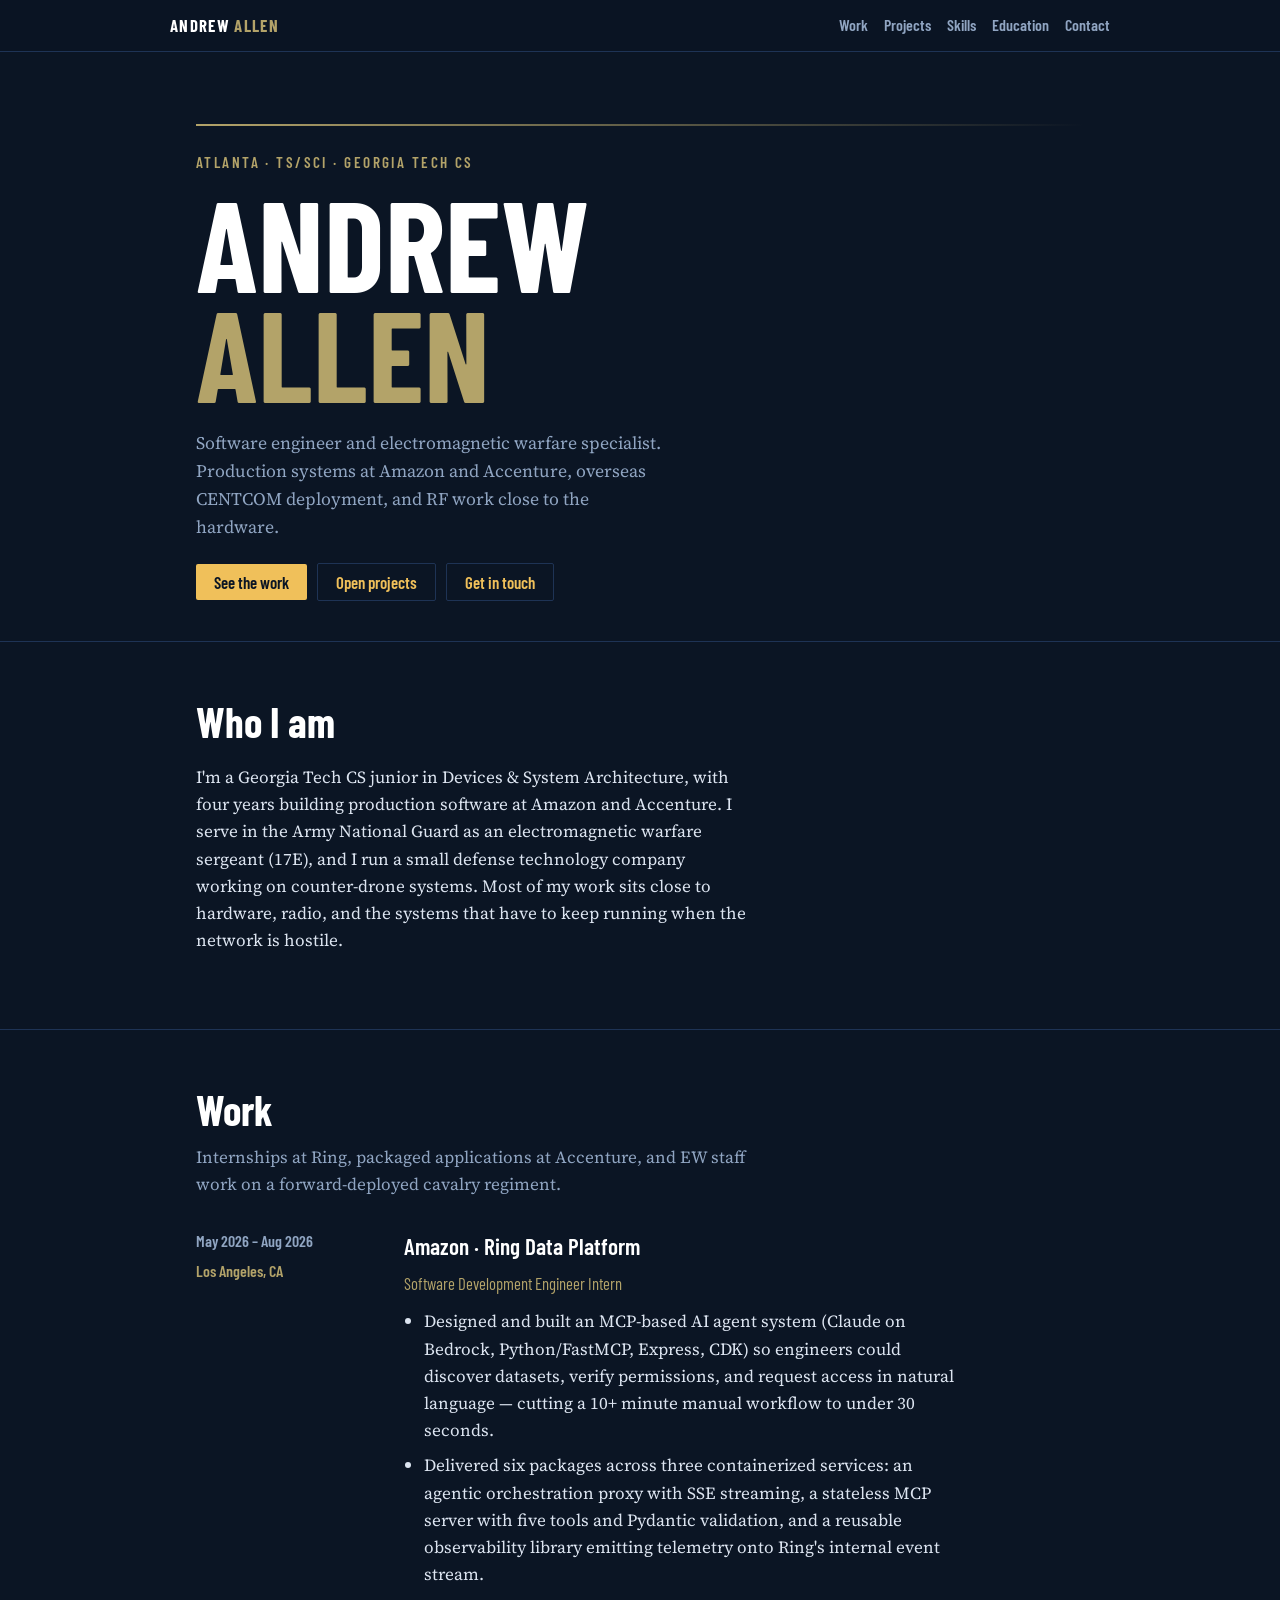
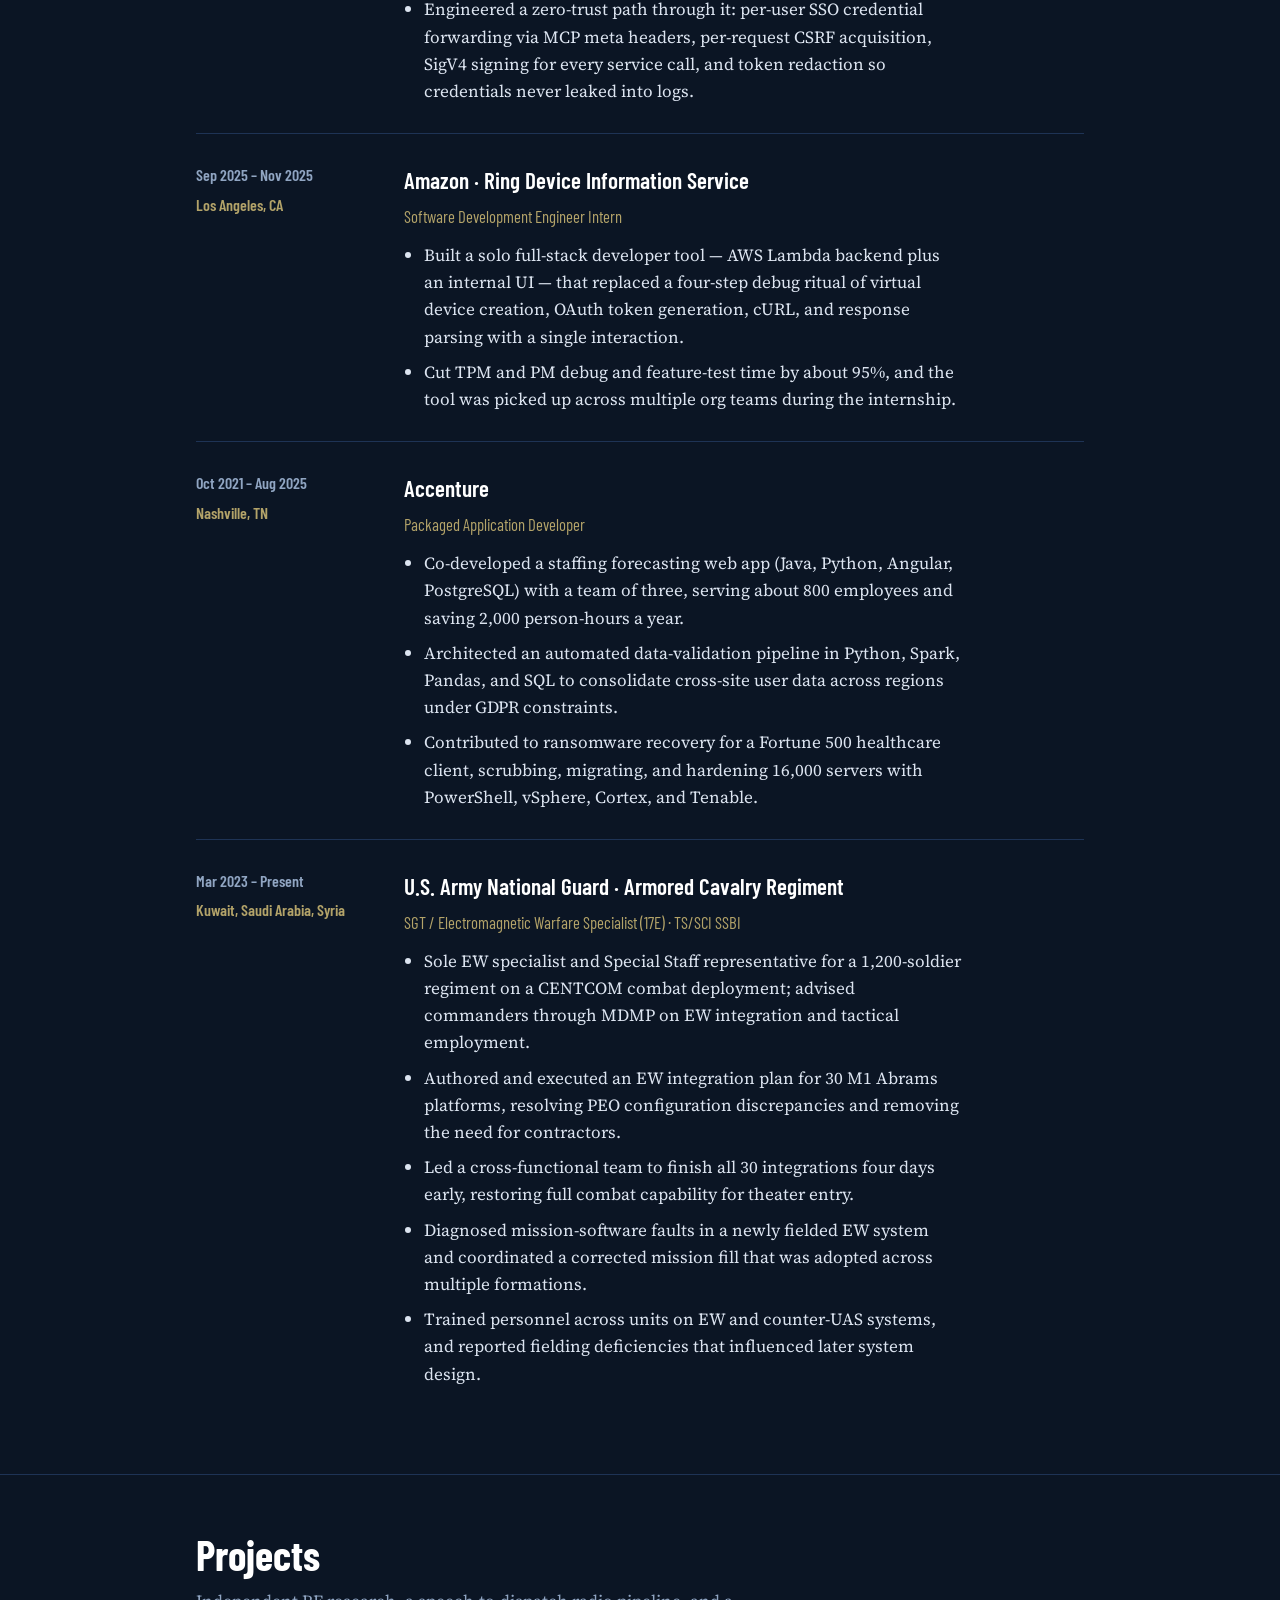
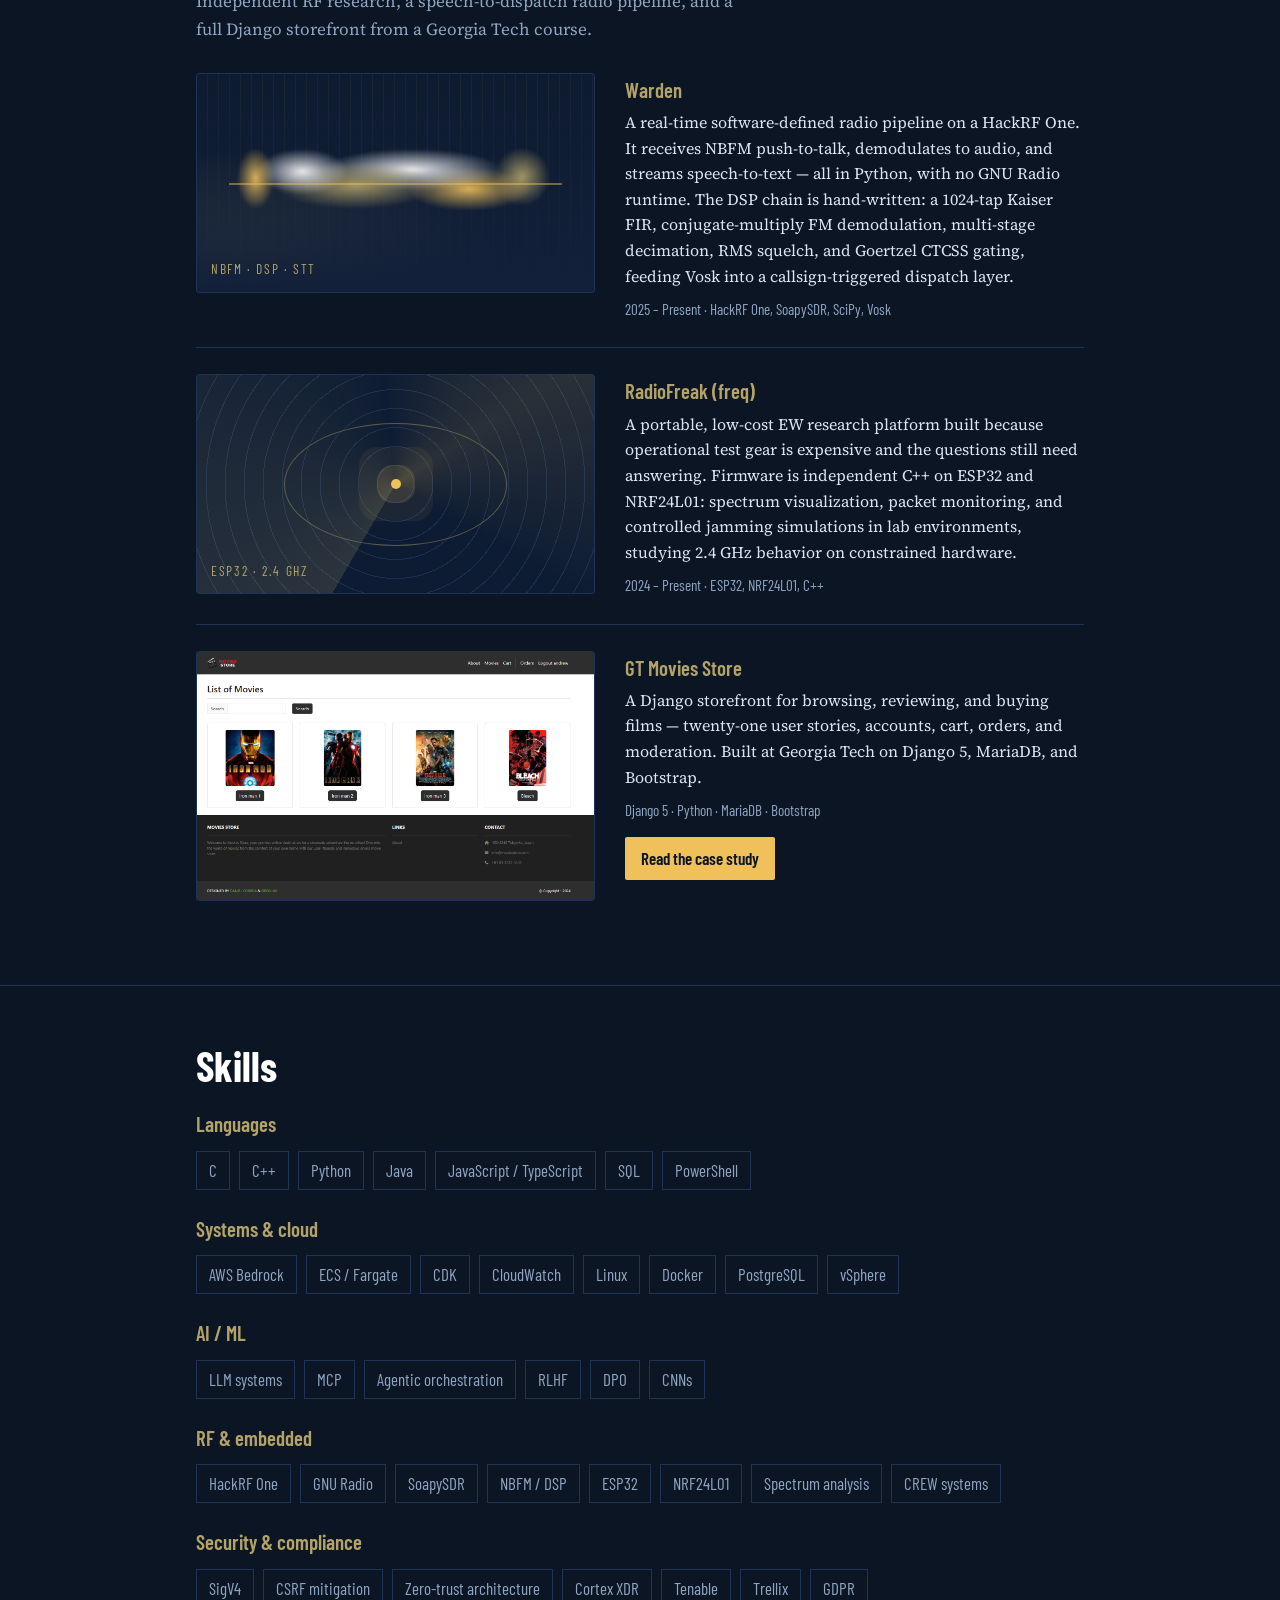
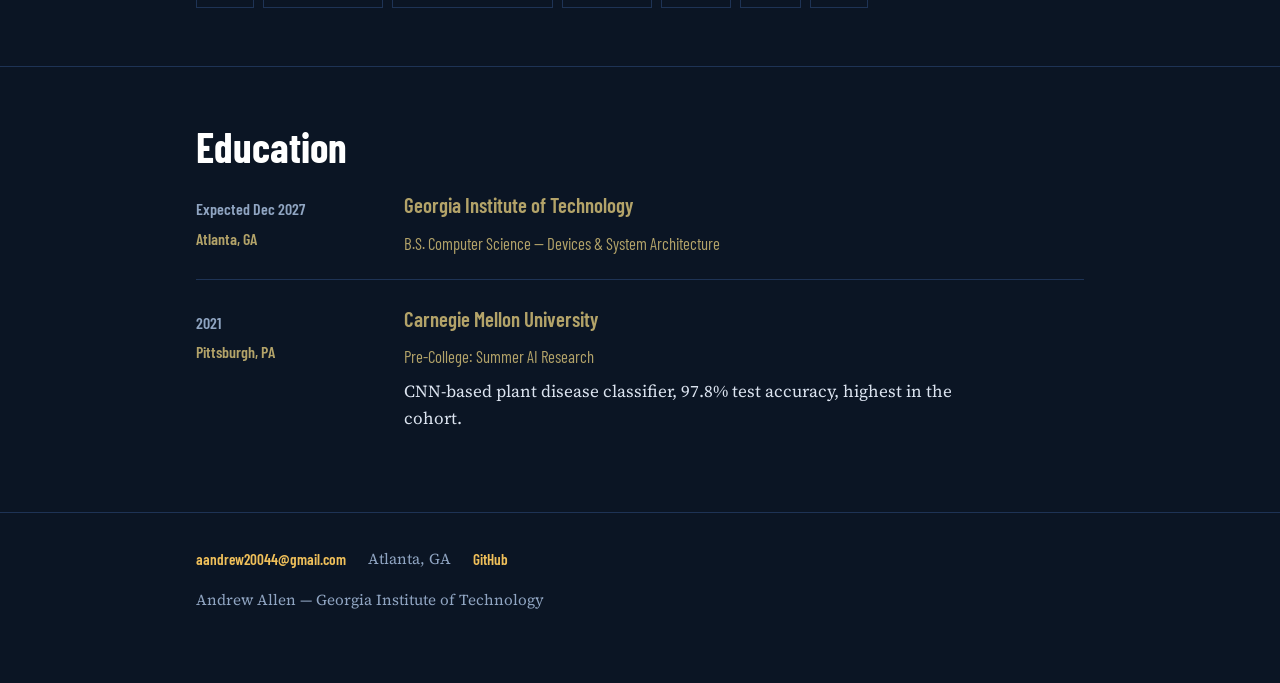
<file: index.html>
<!DOCTYPE html>
<html lang="en">
<head>
<meta charset="utf-8" />
<meta name="viewport" content="width=device-width, initial-scale=1" />
<title>Andrew Allen — Software Engineer &amp; EW Specialist</title>
<meta name="description" content="Andrew Allen is a TS/SCI-cleared software engineer and electromagnetic warfare specialist. Georgia Tech CS, Amazon, Accenture, and U.S. Army National Guard." />
<link rel="preconnect" href="https://fonts.googleapis.com">
<link rel="preconnect" href="https://fonts.gstatic.com" crossorigin>
<link href="https://fonts.googleapis.com/css2?family=Barlow+Condensed:wght@500;600;700&family=Source+Serif+4:opsz,wght@8..60,400;8..60,600&display=swap" rel="stylesheet">
<link rel="stylesheet" href="styles.css">
</head>
<body>
<a class="skip" href="#main">Skip to content</a>

<header class="mast">
  <div class="wrap mast-inner">
    <a class="wordmark" href="#top">Andrew <span>Allen</span></a>
    <nav aria-label="Primary">
      <ul class="nav">
        <li><a href="#work">Work</a></li>
        <li><a href="#projects">Projects</a></li>
        <li><a href="#skills">Skills</a></li>
        <li><a href="#education">Education</a></li>
        <li><a href="#contact">Contact</a></li>
      </ul>
    </nav>
  </div>
</header>

<main id="main">
<header class="marquee" id="top">
  <div class="wrap">
    <div class="rule"></div>
    <p class="kicker">Atlanta · TS/SCI · Georgia Tech CS</p>
    <h1>Andrew<span>Allen</span></h1>
    <p class="standfirst">Software engineer and electromagnetic warfare specialist. Production systems at Amazon and Accenture, overseas CENTCOM deployment, and RF work close to the hardware.</p>
    <ul class="jump">
      <li><a href="#work">See the work</a></li>
      <li><a href="#projects" class="ghost">Open projects</a></li>
      <li><a href="#contact" class="ghost">Get in touch</a></li>
    </ul>
  </div>
</header>

<section id="about">
  <div class="wrap">
    <h2>Who I am</h2>
    <p>I'm a Georgia Tech CS junior in Devices &amp; System Architecture, with four years building production software at Amazon and Accenture. I serve in the Army National Guard as an electromagnetic warfare sergeant (17E), and I run a small defense technology company working on counter-drone systems. Most of my work sits close to hardware, radio, and the systems that have to keep running when the network is hostile.</p>
  </div>
</section>

<section id="work">
  <div class="wrap">
    <h2>Work</h2>
    <p class="lede">Internships at Ring, packaged applications at Accenture, and EW staff work on a forward-deployed cavalry regiment.</p>

    <article class="job">
      <p class="when">May 2026 – Aug 2026<span class="where">Los Angeles, CA</span></p>
      <div>
        <h3>Amazon · Ring Data Platform</h3>
        <p class="role">Software Development Engineer Intern</p>
        <ul>
          <li>Designed and built an MCP-based AI agent system (Claude on Bedrock, Python/FastMCP, Express, CDK) so engineers could discover datasets, verify permissions, and request access in natural language — cutting a 10+ minute manual workflow to under 30 seconds.</li>
          <li>Delivered six packages across three containerized services: an agentic orchestration proxy with SSE streaming, a stateless MCP server with five tools and Pydantic validation, and a reusable observability library emitting telemetry onto Ring's internal event stream.</li>
          <li>Engineered a zero-trust path through it: per-user SSO credential forwarding via MCP meta headers, per-request CSRF acquisition, SigV4 signing for every service call, and token redaction so credentials never leaked into logs.</li>
        </ul>
      </div>
    </article>

    <article class="job">
      <p class="when">Sep 2025 – Nov 2025<span class="where">Los Angeles, CA</span></p>
      <div>
        <h3>Amazon · Ring Device Information Service</h3>
        <p class="role">Software Development Engineer Intern</p>
        <ul>
          <li>Built a solo full-stack developer tool — AWS Lambda backend plus an internal UI — that replaced a four-step debug ritual of virtual device creation, OAuth token generation, cURL, and response parsing with a single interaction.</li>
          <li>Cut TPM and PM debug and feature-test time by about 95%, and the tool was picked up across multiple org teams during the internship.</li>
        </ul>
      </div>
    </article>

    <article class="job">
      <p class="when">Oct 2021 – Aug 2025<span class="where">Nashville, TN</span></p>
      <div>
        <h3>Accenture</h3>
        <p class="role">Packaged Application Developer</p>
        <ul>
          <li>Co-developed a staffing forecasting web app (Java, Python, Angular, PostgreSQL) with a team of three, serving about 800 employees and saving 2,000 person-hours a year.</li>
          <li>Architected an automated data-validation pipeline in Python, Spark, Pandas, and SQL to consolidate cross-site user data across regions under GDPR constraints.</li>
          <li>Contributed to ransomware recovery for a Fortune 500 healthcare client, scrubbing, migrating, and hardening 16,000 servers with PowerShell, vSphere, Cortex, and Tenable.</li>
        </ul>
      </div>
    </article>

    <article class="job">
      <p class="when">Mar 2023 – Present<span class="where">Kuwait, Saudi Arabia, Syria</span></p>
      <div>
        <h3>U.S. Army National Guard · Armored Cavalry Regiment</h3>
        <p class="role">SGT / Electromagnetic Warfare Specialist (17E) · TS/SCI SSBI</p>
        <ul>
          <li>Sole EW specialist and Special Staff representative for a 1,200-soldier regiment on a CENTCOM combat deployment; advised commanders through MDMP on EW integration and tactical employment.</li>
          <li>Authored and executed an EW integration plan for 30 M1 Abrams platforms, resolving PEO configuration discrepancies and removing the need for contractors.</li>
          <li>Led a cross-functional team to finish all 30 integrations four days early, restoring full combat capability for theater entry.</li>
          <li>Diagnosed mission-software faults in a newly fielded EW system and coordinated a corrected mission fill that was adopted across multiple formations.</li>
          <li>Trained personnel across units on EW and counter-UAS systems, and reported fielding deficiencies that influenced later system design.</li>
        </ul>
      </div>
    </article>
  </div>
</section>

<section id="projects">
  <div class="wrap">
    <h2>Projects</h2>
    <p class="lede">Independent RF research, a speech-to-dispatch radio pipeline, and a full Django storefront from a Georgia Tech course.</p>

    <article class="project">
      <div class="project-art art-warden" aria-hidden="true"><span class="label">NBFM · DSP · STT</span></div>
      <div>
        <h3>Warden</h3>
        <p>A real-time software-defined radio pipeline on a HackRF One. It receives NBFM push-to-talk, demodulates to audio, and streams speech-to-text — all in Python, with no GNU Radio runtime. The DSP chain is hand-written: a 1024-tap Kaiser FIR, conjugate-multiply FM demodulation, multi-stage decimation, RMS squelch, and Goertzel CTCSS gating, feeding Vosk into a callsign-triggered dispatch layer.</p>
        <span class="tag">2025 – Present · HackRF One, SoapySDR, SciPy, Vosk</span>
      </div>
    </article>

    <article class="project">
      <div class="project-art art-radio" aria-hidden="true"><span class="label">ESP32 · 2.4 GHz</span></div>
      <div>
        <h3>RadioFreak (freq)</h3>
        <p>A portable, low-cost EW research platform built because operational test gear is expensive and the questions still need answering. Firmware is independent C++ on ESP32 and NRF24L01: spectrum visualization, packet monitoring, and controlled jamming simulations in lab environments, studying 2.4 GHz behavior on constrained hardware.</p>
        <span class="tag">2024 – Present · ESP32, NRF24L01, C++</span>
      </div>
    </article>

    <article class="project">
      <div class="shot"><img src="images/catalog.png" alt="GT Movies Store catalog grid with film posters and search"></div>
      <div>
        <h3>GT Movies Store</h3>
        <p>A Django storefront for browsing, reviewing, and buying films — twenty-one user stories, accounts, cart, orders, and moderation. Built at Georgia Tech on Django 5, MariaDB, and Bootstrap.</p>
        <span class="tag">Django 5 · Python · MariaDB · Bootstrap</span>
        <a class="case-link" href="movies.html">Read the case study</a>
      </div>
    </article>
  </div>
</section>

<section id="skills">
  <div class="wrap">
    <h2>Skills</h2>

    <div class="skill-group">
      <h3>Languages</h3>
      <ul class="stack">
        <li>C</li>
        <li>C++</li>
        <li>Python</li>
        <li>Java</li>
        <li>JavaScript / TypeScript</li>
        <li>SQL</li>
        <li>PowerShell</li>
      </ul>
    </div>

    <div class="skill-group">
      <h3>Systems &amp; cloud</h3>
      <ul class="stack">
        <li>AWS Bedrock</li>
        <li>ECS / Fargate</li>
        <li>CDK</li>
        <li>CloudWatch</li>
        <li>Linux</li>
        <li>Docker</li>
        <li>PostgreSQL</li>
        <li>vSphere</li>
      </ul>
    </div>

    <div class="skill-group">
      <h3>AI / ML</h3>
      <ul class="stack">
        <li>LLM systems</li>
        <li>MCP</li>
        <li>Agentic orchestration</li>
        <li>RLHF</li>
        <li>DPO</li>
        <li>CNNs</li>
      </ul>
    </div>

    <div class="skill-group">
      <h3>RF &amp; embedded</h3>
      <ul class="stack">
        <li>HackRF One</li>
        <li>GNU Radio</li>
        <li>SoapySDR</li>
        <li>NBFM / DSP</li>
        <li>ESP32</li>
        <li>NRF24L01</li>
        <li>Spectrum analysis</li>
        <li>CREW systems</li>
      </ul>
    </div>

    <div class="skill-group">
      <h3>Security &amp; compliance</h3>
      <ul class="stack">
        <li>SigV4</li>
        <li>CSRF mitigation</li>
        <li>Zero-trust architecture</li>
        <li>Cortex XDR</li>
        <li>Tenable</li>
        <li>Trellix</li>
        <li>GDPR</li>
      </ul>
    </div>
  </div>
</section>

<section id="education">
  <div class="wrap">
    <h2>Education</h2>

    <article class="edu">
      <p class="when">Expected Dec 2027<span class="where">Atlanta, GA</span></p>
      <div>
        <h3>Georgia Institute of Technology</h3>
        <p class="role">B.S. Computer Science — Devices &amp; System Architecture</p>
      </div>
    </article>

    <article class="edu">
      <p class="when">2021<span class="where">Pittsburgh, PA</span></p>
      <div>
        <h3>Carnegie Mellon University</h3>
        <p class="role">Pre-College: Summer AI Research</p>
        <p>CNN-based plant disease classifier, 97.8% test accuracy, highest in the cohort.</p>
      </div>
    </article>
  </div>
</section>

</main>

<footer id="contact">
  <div class="wrap">
    <ul class="contact-row">
      <li><a href="mailto:aandrew20044@gmail.com">aandrew20044@gmail.com</a></li>
      <li>Atlanta, GA</li>
      <li><a href="https://github.com/elijah-cyber7">GitHub</a></li>
    </ul>
    <p>Andrew Allen — Georgia Institute of Technology</p>
  </div>
</footer>

</body>
</html>
</file>
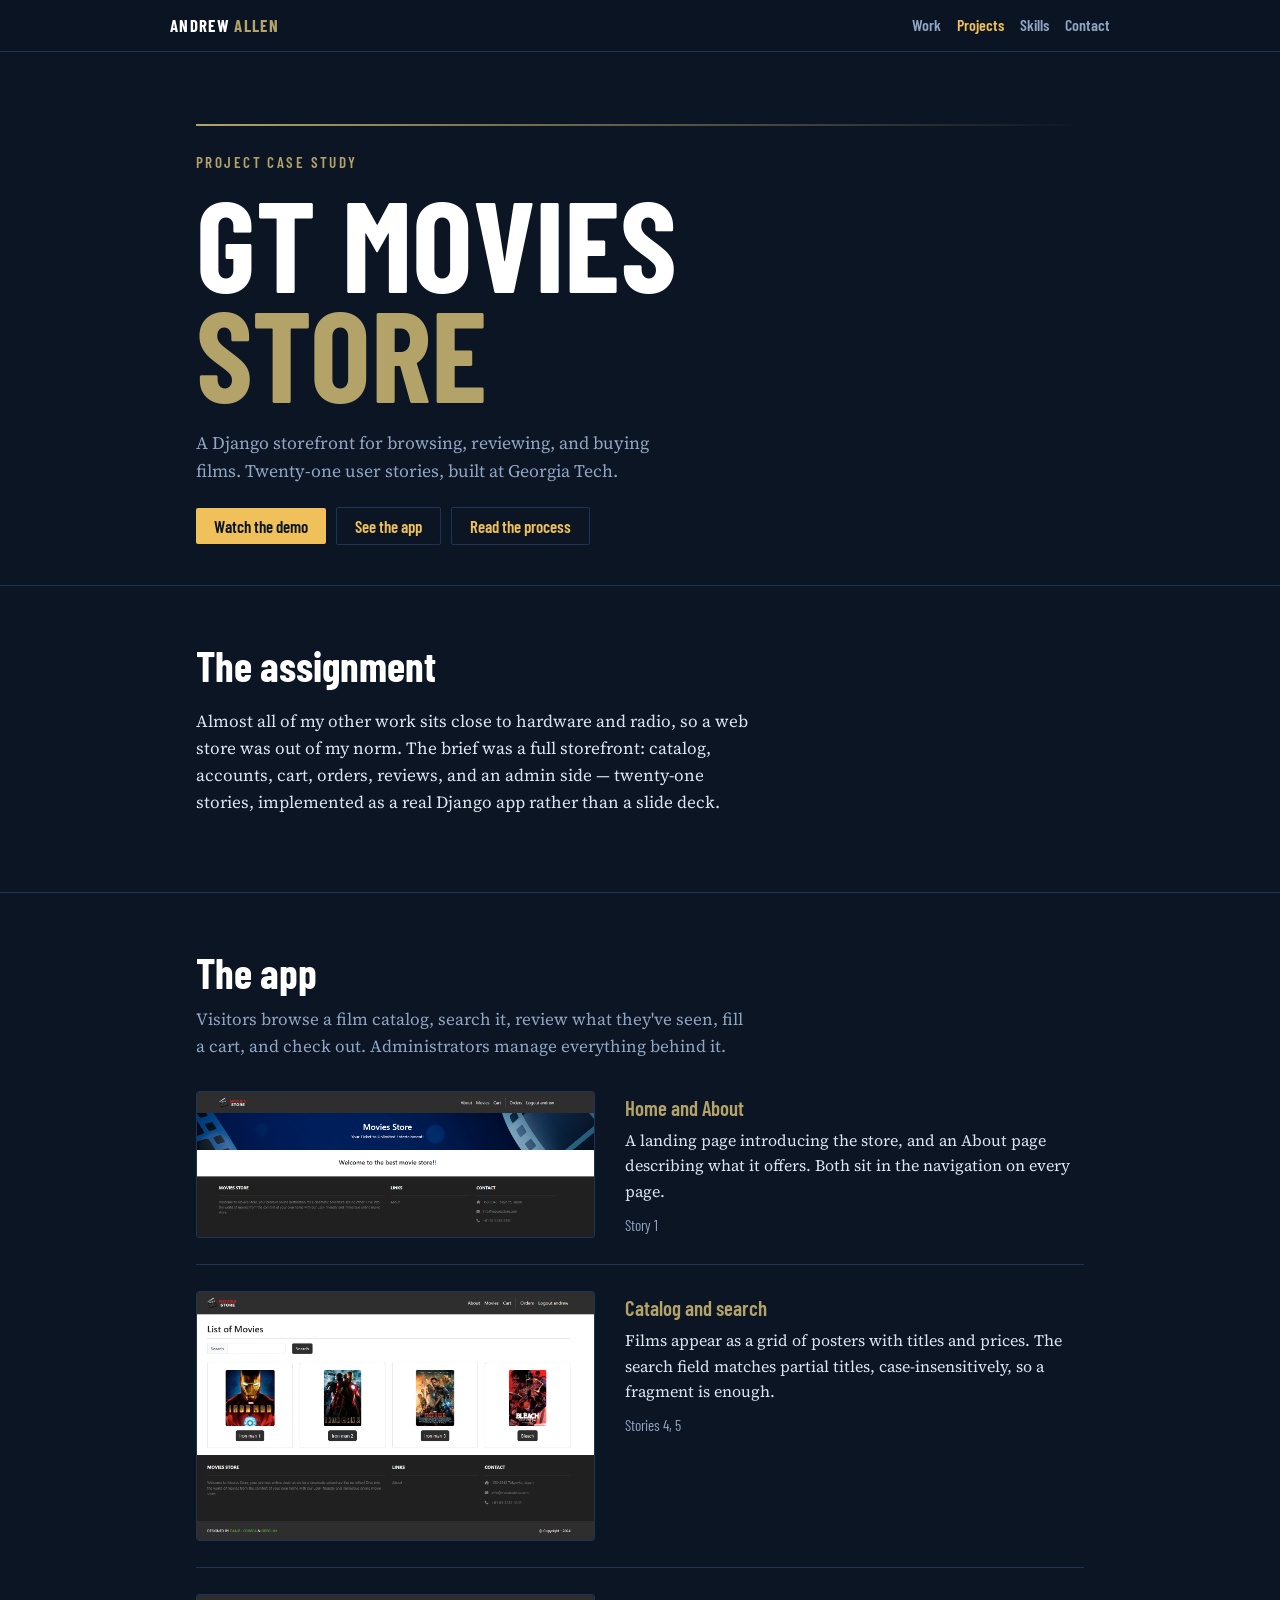
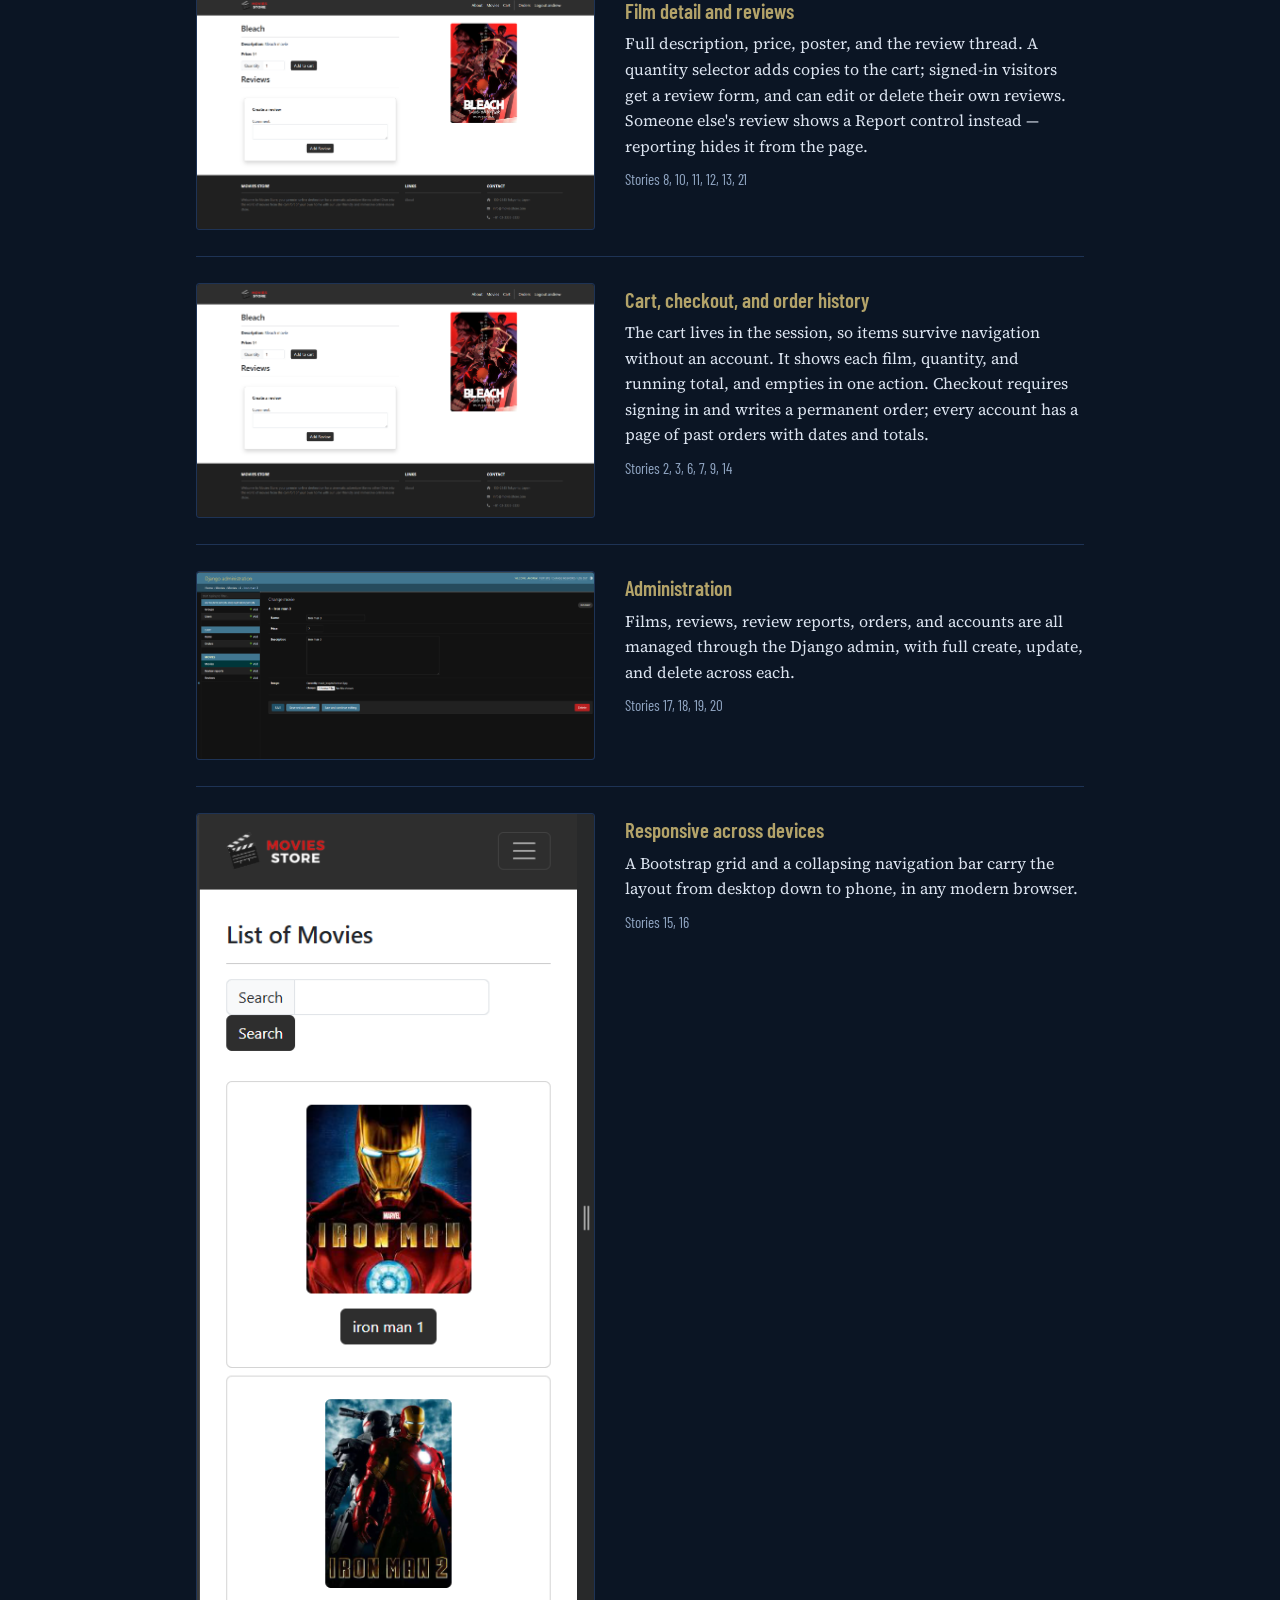
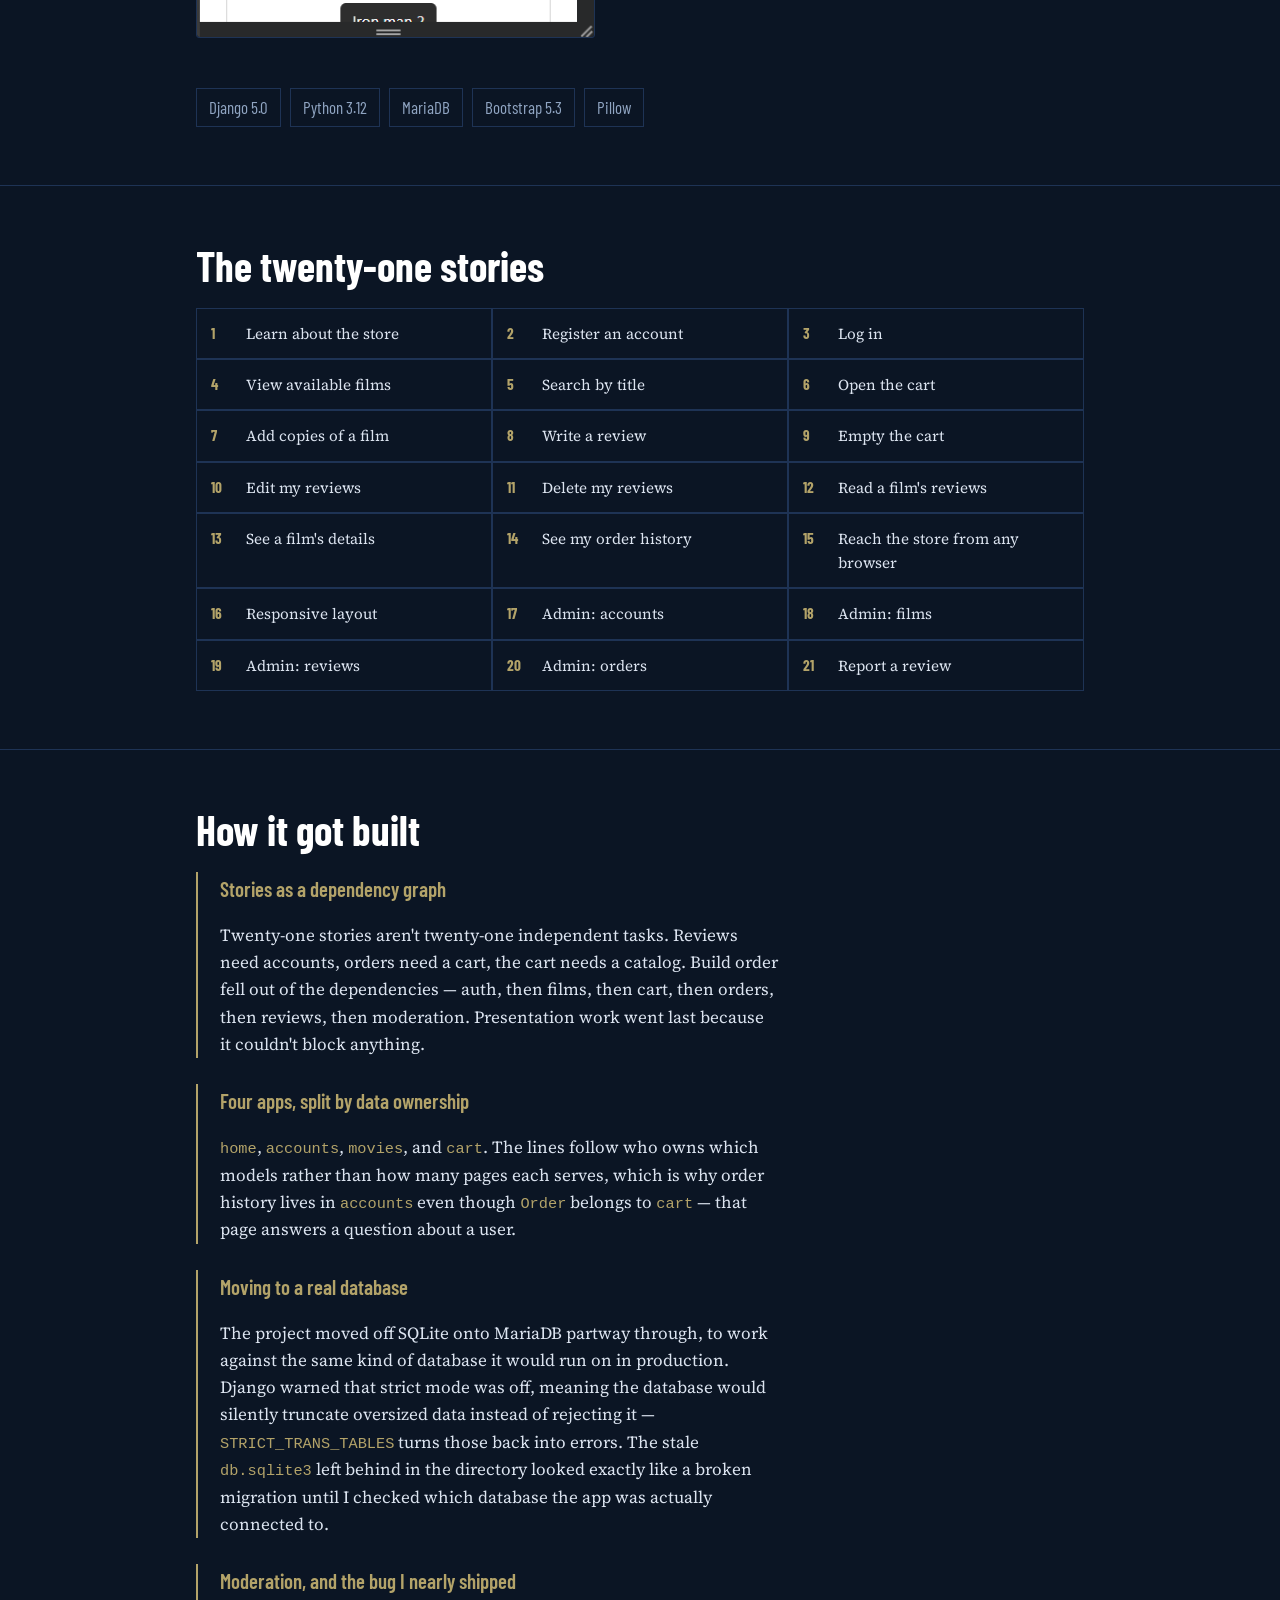
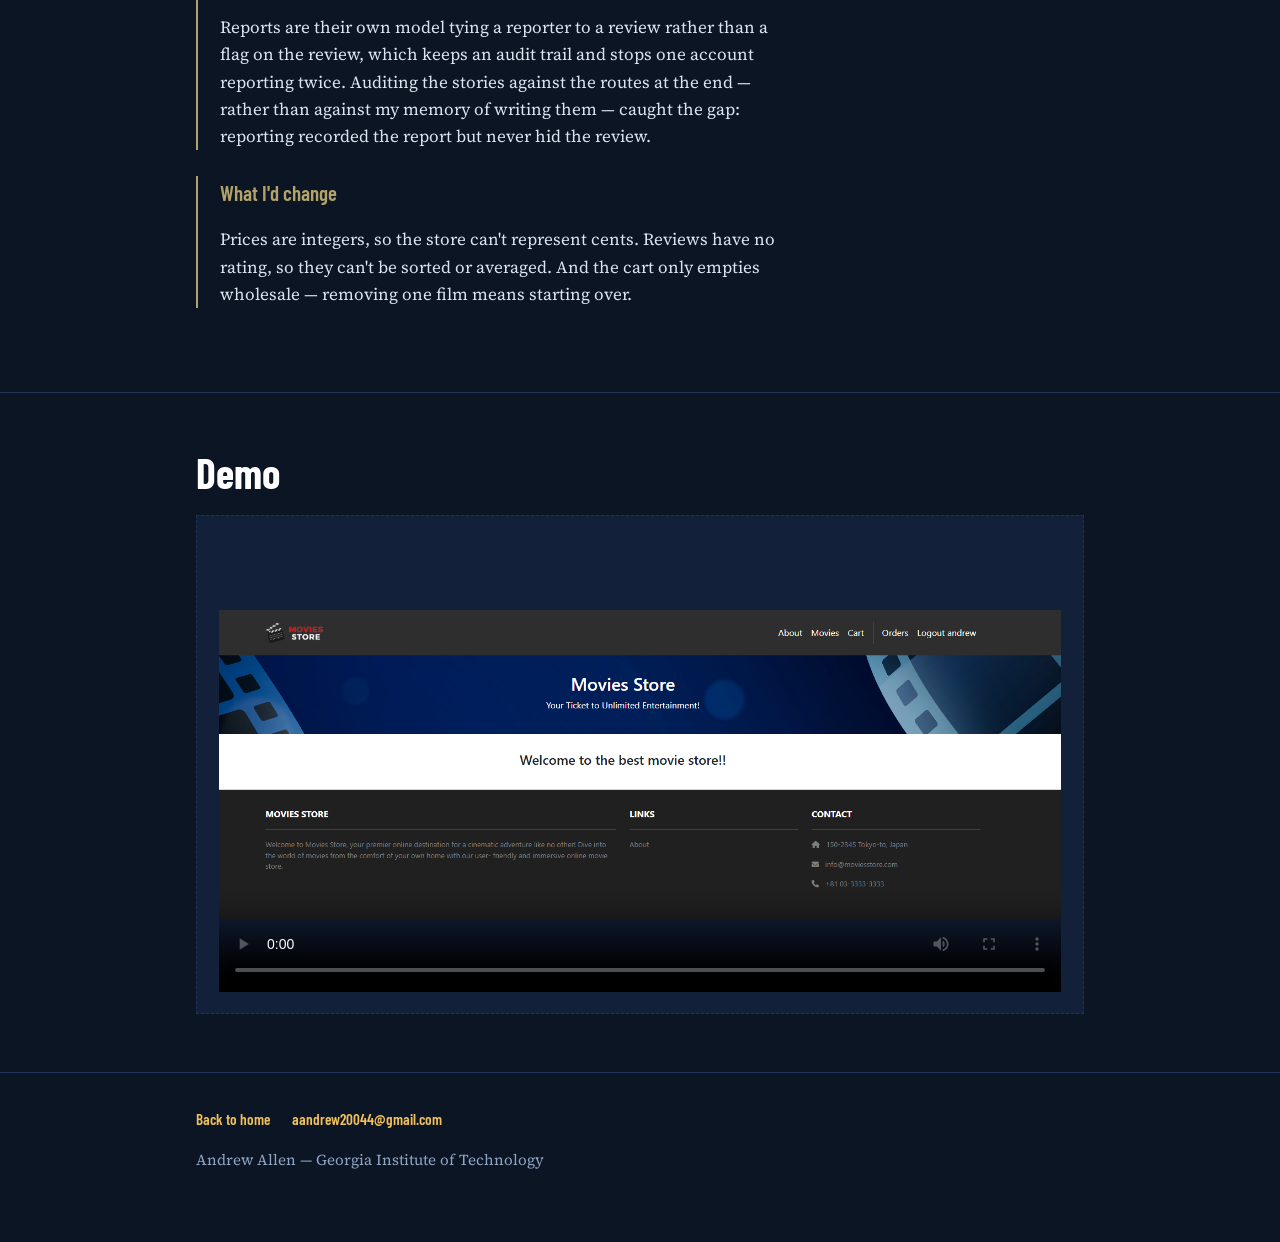
<file: movies.html>
<!DOCTYPE html>
<html lang="en">
<head>
<meta charset="utf-8" />
<meta name="viewport" content="width=device-width, initial-scale=1" />
<title>GT Movies Store — Andrew Allen</title>
<meta name="description" content="Case study for GT Movies Store, a Django storefront built at Georgia Tech by Andrew Allen." />
<link rel="preconnect" href="https://fonts.googleapis.com">
<link rel="preconnect" href="https://fonts.gstatic.com" crossorigin>
<link href="https://fonts.googleapis.com/css2?family=Barlow+Condensed:wght@500;600;700&family=Source+Serif+4:opsz,wght@8..60,400;8..60,600&display=swap" rel="stylesheet">
<link rel="stylesheet" href="styles.css">
</head>
<body>
<a class="skip" href="#main">Skip to content</a>

<header class="mast">
  <div class="wrap mast-inner">
    <a class="wordmark" href="index.html">Andrew <span>Allen</span></a>
    <nav aria-label="Primary">
      <ul class="nav">
        <li><a href="index.html#work">Work</a></li>
        <li><a href="index.html#projects" aria-current="page">Projects</a></li>
        <li><a href="index.html#skills">Skills</a></li>
        <li><a href="index.html#contact">Contact</a></li>
      </ul>
    </nav>
  </div>
</header>

<main id="main">
<header class="marquee">
  <div class="wrap">
    <div class="rule"></div>
    <p class="kicker">Project case study</p>
    <h1>GT Movies<span>Store</span></h1>
    <p class="standfirst">A Django storefront for browsing, reviewing, and buying films. Twenty-one user stories, built at Georgia Tech.</p>
    <ul class="jump">
      <li><a href="#demo">Watch the demo</a></li>
      <li><a href="#app" class="ghost">See the app</a></li>
      <li><a href="#process" class="ghost">Read the process</a></li>
    </ul>
  </div>
</header>

<section id="about">
  <div class="wrap">
    <h2>The assignment</h2>
    <p>Almost all of my other work sits close to hardware and radio, so a web store was out of my norm. The brief was a full storefront: catalog, accounts, cart, orders, reviews, and an admin side — twenty-one stories, implemented as a real Django app rather than a slide deck.</p>
  </div>
</section>

<section id="app">
  <div class="wrap">
    <h2>The app</h2>
    <p class="lede">Visitors browse a film catalog, search it, review what they've seen, fill a cart, and check out. Administrators manage everything behind it.</p>

    <div class="screen">
      <div class="shot"><img src="images/home.png" alt="Home page"></div>
      <div>
        <h3>Home and About</h3>
        <p>A landing page introducing the store, and an About page describing what it offers. Both sit in the navigation on every page.</p>
        <span class="tag">Story 1</span>
      </div>
    </div>

    <div class="screen">
      <div class="shot"><img src="images/catalog.png" alt="Movie catalog with search"></div>
      <div>
        <h3>Catalog and search</h3>
        <p>Films appear as a grid of posters with titles and prices. The search field matches partial titles, case-insensitively, so a fragment is enough.</p>
        <span class="tag">Stories 4, 5</span>
      </div>
    </div>

    <div class="screen">
      <div class="shot"><img src="images/detail.png" alt="Film detail page with reviews"></div>
      <div>
        <h3>Film detail and reviews</h3>
        <p>Full description, price, poster, and the review thread. A quantity selector adds copies to the cart; signed-in visitors get a review form, and can edit or delete their own reviews. Someone else's review shows a Report control instead — reporting hides it from the page.</p>
        <span class="tag">Stories 8, 10, 11, 12, 13, 21</span>
      </div>
    </div>

    <div class="screen">
      <div class="shot"><img src="images/cart.png" alt="Shopping cart"></div>
      <div>
        <h3>Cart, checkout, and order history</h3>
        <p>The cart lives in the session, so items survive navigation without an account. It shows each film, quantity, and running total, and empties in one action. Checkout requires signing in and writes a permanent order; every account has a page of past orders with dates and totals.</p>
        <span class="tag">Stories 2, 3, 6, 7, 9, 14</span>
      </div>
    </div>

    <div class="screen">
      <div class="shot"><img src="images/admin.png" alt="Django admin"></div>
      <div>
        <h3>Administration</h3>
        <p>Films, reviews, review reports, orders, and accounts are all managed through the Django admin, with full create, update, and delete across each.</p>
        <span class="tag">Stories 17, 18, 19, 20</span>
      </div>
    </div>

    <div class="screen">
      <div class="shot"><img src="images/mobile.png" alt="Store on a phone"></div>
      <div>
        <h3>Responsive across devices</h3>
        <p>A Bootstrap grid and a collapsing navigation bar carry the layout from desktop down to phone, in any modern browser.</p>
        <span class="tag">Stories 15, 16</span>
      </div>
    </div>

    <ul class="stack">
      <li>Django 5.0</li>
      <li>Python 3.12</li>
      <li>MariaDB</li>
      <li>Bootstrap 5.3</li>
      <li>Pillow</li>
    </ul>
  </div>
</section>

<section id="stories">
  <div class="wrap">
    <h2>The twenty-one stories</h2>
    <ul class="stories">
      <li><span class="n">1</span><span>Learn about the store</span></li>
      <li><span class="n">2</span><span>Register an account</span></li>
      <li><span class="n">3</span><span>Log in</span></li>
      <li><span class="n">4</span><span>View available films</span></li>
      <li><span class="n">5</span><span>Search by title</span></li>
      <li><span class="n">6</span><span>Open the cart</span></li>
      <li><span class="n">7</span><span>Add copies of a film</span></li>
      <li><span class="n">8</span><span>Write a review</span></li>
      <li><span class="n">9</span><span>Empty the cart</span></li>
      <li><span class="n">10</span><span>Edit my reviews</span></li>
      <li><span class="n">11</span><span>Delete my reviews</span></li>
      <li><span class="n">12</span><span>Read a film's reviews</span></li>
      <li><span class="n">13</span><span>See a film's details</span></li>
      <li><span class="n">14</span><span>See my order history</span></li>
      <li><span class="n">15</span><span>Reach the store from any browser</span></li>
      <li><span class="n">16</span><span>Responsive layout</span></li>
      <li><span class="n">17</span><span>Admin: accounts</span></li>
      <li><span class="n">18</span><span>Admin: films</span></li>
      <li><span class="n">19</span><span>Admin: reviews</span></li>
      <li><span class="n">20</span><span>Admin: orders</span></li>
      <li><span class="n">21</span><span>Report a review</span></li>
    </ul>
  </div>
</section>

<section id="process">
  <div class="wrap">
    <h2>How it got built</h2>

    <div class="log">
      <h3>Stories as a dependency graph</h3>
      <p>Twenty-one stories aren't twenty-one independent tasks. Reviews need accounts, orders need a cart, the cart needs a catalog. Build order fell out of the dependencies — auth, then films, then cart, then orders, then reviews, then moderation. Presentation work went last because it couldn't block anything.</p>
    </div>

    <div class="log">
      <h3>Four apps, split by data ownership</h3>
      <p><code>home</code>, <code>accounts</code>, <code>movies</code>, and <code>cart</code>. The lines follow who owns which models rather than how many pages each serves, which is why order history lives in <code>accounts</code> even though <code>Order</code> belongs to <code>cart</code> — that page answers a question about a user.</p>
    </div>

    <div class="log">
      <h3>Moving to a real database</h3>
      <p>The project moved off SQLite onto MariaDB partway through, to work against the same kind of database it would run on in production. Django warned that strict mode was off, meaning the database would silently truncate oversized data instead of rejecting it — <code>STRICT_TRANS_TABLES</code> turns those back into errors. The stale <code>db.sqlite3</code> left behind in the directory looked exactly like a broken migration until I checked which database the app was actually connected to.</p>
    </div>

    <div class="log">
      <h3>Moderation, and the bug I nearly shipped</h3>
      <p>Reports are their own model tying a reporter to a review rather than a flag on the review, which keeps an audit trail and stops one account reporting twice. Auditing the stories against the routes at the end — rather than against my memory of writing them — caught the gap: reporting recorded the report but never hid the review.</p>
    </div>

    <div class="log">
      <h3>What I'd change</h3>
      <p>Prices are integers, so the store can't represent cents. Reviews have no rating, so they can't be sorted or averaged. And the cart only empties wholesale — removing one film means starting over.</p>
    </div>
  </div>
</section>

<section id="demo">
  <div class="wrap">
    <h2>Demo</h2>
    <div class="video">
      <video controls preload="metadata" poster="images/home.png">
        <source src="images/demo.mp4" type="video/mp4">
      </video>
    </div>
  </div>
</section>

</main>

<footer>
  <div class="wrap">
    <ul class="contact-row">
      <li><a href="index.html">Back to home</a></li>
      <li><a href="mailto:aandrew20044@gmail.com">aandrew20044@gmail.com</a></li>
    </ul>
    <p>Andrew Allen — Georgia Institute of Technology</p>
  </div>
</footer>

</body>
</html>
</file>
<file: styles.css>
:root{
  --bg:#0B1524;
  --surface:#12203A;
  --line:#1E3355;
  --gold:#B3A369;
  --amber:#F0C05A;
  --text:#DCE4F0;
  --muted:#90A5C2;
}

*{box-sizing:border-box;}
html{scroll-behavior:smooth;}
@media (prefers-reduced-motion: reduce){
  html{scroll-behavior:auto;}
  *{animation:none !important; transition:none !important;}
}

body{
  margin:0;
  background:var(--bg);
  color:var(--text);
  font-family:"Source Serif 4", Georgia, serif;
  font-size:1.0625rem;
  line-height:1.6;
  -webkit-font-smoothing:antialiased;
}

a{color:var(--amber); text-underline-offset:3px;}
a:focus-visible{outline:2px solid var(--amber); outline-offset:3px;}
code{font-family:ui-monospace, SFMono-Regular, Menlo, monospace; font-size:.9em; color:var(--gold);}

.wrap{max-width:940px; margin:0 auto; padding:0 26px;}

.skip{
  position:absolute;
  width:1px; height:1px;
  overflow:hidden;
  clip:rect(0 0 0 0);
  clip-path:inset(50%);
}
.skip:focus{
  position:fixed; left:12px; top:12px; z-index:40;
  width:auto; height:auto;
  clip:auto; clip-path:none;
  background:var(--amber); color:var(--bg);
  padding:8px 14px; text-decoration:none;
  font-family:"Barlow Condensed", sans-serif; font-weight:600;
}

section, #top, #contact{scroll-margin-top:64px;}

/* Top bar */
.mast{
  position:sticky; top:0; z-index:20;
  background:rgba(11,21,36,.92);
  backdrop-filter:blur(10px);
  border-bottom:1px solid var(--line);
}
.mast-inner{
  display:flex; align-items:center; justify-content:space-between;
  gap:16px; padding:12px 0;
}
.wordmark{
  font-family:"Barlow Condensed", sans-serif;
  font-weight:700; letter-spacing:.08em;
  text-transform:uppercase; text-decoration:none;
  color:#fff; font-size:1.05rem;
}
.wordmark span{color:var(--gold);}
.nav{
  display:flex; flex-wrap:wrap; gap:6px 16px;
  list-style:none; margin:0; padding:0;
}
.nav li{list-style:none;}
.nav a{
  font-family:"Barlow Condensed", sans-serif;
  font-weight:600; font-size:1rem;
  color:var(--muted); text-decoration:none;
}
.nav a:hover, .nav a[aria-current="page"]{color:var(--amber);}

/* Hero */
.marquee{border-bottom:1px solid var(--line); padding:72px 0 44px;}
.marquee .rule{
  height:2px;
  background:linear-gradient(90deg, var(--gold), rgba(179,163,105,0));
  margin-bottom:24px;
}
.kicker{
  font-family:"Barlow Condensed", sans-serif;
  font-weight:600; letter-spacing:.16em;
  text-transform:uppercase; color:var(--gold);
  margin:0 0 12px; font-size:.95rem;
}
.marquee h1{
  font-family:"Barlow Condensed", Impact, sans-serif;
  font-weight:700;
  text-transform:uppercase;
  font-size:clamp(3rem, 11vw, 8rem);
  line-height:.86;
  margin:0;
  color:#fff;
}
.marquee h1 span{display:block; color:var(--gold);}
.standfirst{font-size:1.1rem; color:var(--muted); max-width:52ch; margin:22px 0 0;}
.jump{display:flex; flex-wrap:wrap; gap:10px; margin:28px 0 0; padding:0; list-style:none;}
.jump a{
  font-family:"Barlow Condensed", sans-serif;
  font-weight:600; font-size:1.05rem;
  color:var(--bg); background:var(--amber);
  padding:8px 18px; border-radius:2px; text-decoration:none;
}
.jump a.ghost{background:transparent; color:var(--amber); border:1px solid var(--line);}

/* Sections */
section, #contact{
  scroll-margin-top:64px;
}
section{padding:58px 0; border-bottom:1px solid var(--line);}
section:last-of-type{border-bottom:0;}
h2{
  font-family:"Barlow Condensed", sans-serif;
  font-weight:700;
  font-size:clamp(1.8rem, 4vw, 2.6rem);
  line-height:1.05; margin:0 0 20px; color:#fff;
}
h3{
  font-family:"Barlow Condensed", sans-serif;
  font-weight:600; font-size:1.3rem;
  margin:0 0 4px; color:var(--gold);
}
p{max-width:62ch;}
.lede{color:var(--muted); max-width:62ch; margin:-8px 0 30px;}

/* Experience */
.job{
  display:grid;
  grid-template-columns:minmax(140px, 180px) minmax(0,1fr);
  gap:18px 28px;
  padding:28px 0;
  border-top:1px solid var(--line);
}
.job:first-of-type{border-top:0; padding-top:0;}
.when{
  font-family:"Barlow Condensed", sans-serif;
  font-weight:600; color:var(--muted);
  font-size:1rem; margin:0;
}
.where{display:block; color:var(--gold); margin-top:4px;}
.job h3{color:#fff; font-size:1.45rem;}
.role{
  font-family:"Barlow Condensed", sans-serif;
  color:var(--gold); margin:0 0 12px; font-size:1.05rem;
}
.job ul{margin:0; padding-left:1.15em; max-width:62ch;}
.job li{margin:0 0 8px;}
.job li:last-child{margin-bottom:0;}

/* Projects */
.project{
  display:grid;
  grid-template-columns:minmax(0,1fr) minmax(0,1.15fr);
  gap:30px; align-items:start;
  padding:26px 0; border-top:1px solid var(--line);
}
.project:first-of-type{border-top:0; padding-top:0;}
.project p{margin:0; font-size:1rem;}
.tag{
  display:block; margin-top:8px;
  font-family:"Barlow Condensed", sans-serif;
  font-size:.95rem; color:var(--muted);
}
.shot{
  background:var(--surface); border:1px dashed var(--line); border-radius:3px;
  min-height:190px; display:flex; align-items:center; justify-content:center;
  text-align:center; color:var(--muted);
  font-family:"Barlow Condensed", sans-serif; padding:18px;
  overflow:hidden;
}
img{max-width:100%; height:auto;}
.shot img{width:100%; height:auto; display:block; border-radius:3px;}
.shot:has(img){border:1px solid var(--line); padding:0; min-height:0;}
.case-link{
  display:inline-block; margin-top:14px;
  font-family:"Barlow Condensed", sans-serif; font-weight:600;
  color:var(--bg); background:var(--amber);
  padding:8px 16px; border-radius:2px; text-decoration:none;
}
.project-art{
  min-height:220px; border:1px solid var(--line); border-radius:3px;
  position:relative; overflow:hidden; background:var(--surface);
}
.project-art .label{
  position:absolute; left:14px; bottom:12px;
  font-family:"Barlow Condensed", sans-serif;
  letter-spacing:.12em; text-transform:uppercase;
  color:var(--gold); font-size:.85rem; z-index:1;
}

.art-warden{
  background:
    linear-gradient(180deg, rgba(11,21,36,.2), var(--surface)),
    repeating-linear-gradient(
      90deg,
      transparent 0 10px,
      rgba(240,192,90,.07) 10px 11px
    ),
    radial-gradient(120% 80% at 10% 80%, rgba(179,163,105,.35), transparent 55%),
    #0E1C33;
}
.art-warden::before{
  content:"";
  position:absolute; inset:28% 8% 32% 8%;
  background:
    radial-gradient(closest-side at 8% 50%, var(--amber), transparent 70%),
    radial-gradient(closest-side at 22% 42%, #fff, transparent 62%),
    radial-gradient(closest-side at 38% 58%, var(--gold), transparent 64%),
    radial-gradient(closest-side at 55% 40%, #fff, transparent 60%),
    radial-gradient(closest-side at 72% 62%, var(--amber), transparent 66%),
    radial-gradient(closest-side at 88% 48%, var(--gold), transparent 70%);
  filter:blur(1px);
  opacity:.9;
}
.art-warden::after{
  content:"";
  position:absolute; left:8%; right:8%; top:50%;
  height:2px; background:rgba(240,192,90,.45);
}

.art-radio{
  background:
    conic-gradient(from 210deg at 50% 50%, rgba(179,163,105,.18), transparent 40%, rgba(240,192,90,.12), transparent 75%),
    repeating-radial-gradient(circle at 50% 50%, transparent 0 18px, rgba(30,51,85,.8) 18px 19px),
    #0E1C33;
}
.art-radio::before{
  content:"";
  position:absolute; inset:22%;
  border:1px solid rgba(179,163,105,.45); border-radius:50%;
}
.art-radio::after{
  content:"";
  position:absolute; left:50%; top:50%;
  width:10px; height:10px; margin:-5px 0 0 -5px;
  background:var(--amber); border-radius:50%;
  box-shadow:0 0 0 14px rgba(240,192,90,.12), 0 0 0 32px rgba(240,192,90,.06);
}

/* Screens (case study) */
.screen{
  display:grid;
  grid-template-columns:minmax(0,1fr) minmax(0,1.15fr);
  gap:30px; align-items:start;
  padding:26px 0; border-top:1px solid var(--line);
}
.screen:first-of-type{border-top:0; padding-top:0;}
.screen p{margin:0; font-size:1rem;}

/* Stories */
.stories{
  list-style:none; padding:0; margin:0;
  display:grid; grid-template-columns:repeat(auto-fill, minmax(240px,1fr));
  gap:2px; background:var(--line); border:1px solid var(--line);
}
.stories li{
  background:var(--bg); padding:12px 14px;
  display:flex; gap:11px; align-items:baseline; font-size:.95rem;
}
.stories .n{
  font-family:"Barlow Condensed", sans-serif; font-weight:700;
  color:var(--gold); min-width:1.6em;
}

/* Process / skills */
.log{border-left:2px solid var(--gold); padding-left:22px; margin:0 0 26px;}
.stack{list-style:none; padding:0; margin:24px 0 0; display:flex; flex-wrap:wrap; gap:9px;}
.stack li{
  border:1px solid var(--line); padding:5px 12px;
  font-family:"Barlow Condensed", sans-serif; color:var(--muted);
}
.skill-group{margin:0 0 22px;}
.skill-group:last-child{margin-bottom:0;}
.skill-group h3{margin-bottom:10px;}
.skill-group .stack{margin:0;}

/* Education */
.edu{
  display:grid;
  grid-template-columns:minmax(140px, 180px) minmax(0,1fr);
  gap:12px 28px;
  padding:22px 0;
  border-top:1px solid var(--line);
}
.edu:first-of-type{border-top:0; padding-top:0;}
.edu p{margin:8px 0 0;}

/* Video */
.video{
  background:var(--surface); border:1px dashed var(--line);
  aspect-ratio:16/9; display:flex; align-items:center; justify-content:center;
  text-align:center; padding:22px; color:var(--muted);
  font-family:"Barlow Condensed", sans-serif;
}
.video video{width:100%; height:100%; object-fit:contain;}
.video iframe{width:100%; height:100%; border:0;}

footer{padding:34px 0 56px; color:var(--muted); font-size:.95rem; border-top:1px solid var(--line);}
.contact-row{
  display:flex; flex-wrap:wrap; gap:8px 22px;
  margin:0 0 10px; padding:0; list-style:none;
}
.contact-row a{text-decoration:none; font-family:"Barlow Condensed", sans-serif; font-weight:600;}

@media (max-width:720px){
  .screen, .project, .job, .edu{grid-template-columns:1fr; gap:16px;}
  .when{margin-bottom:-8px;}
  section{padding:44px 0;}
  .marquee{padding:48px 0 34px;}
  .mast-inner{flex-direction:column; align-items:flex-start; gap:8px;}
  .jump a{display:inline-block;}
}
</file>
